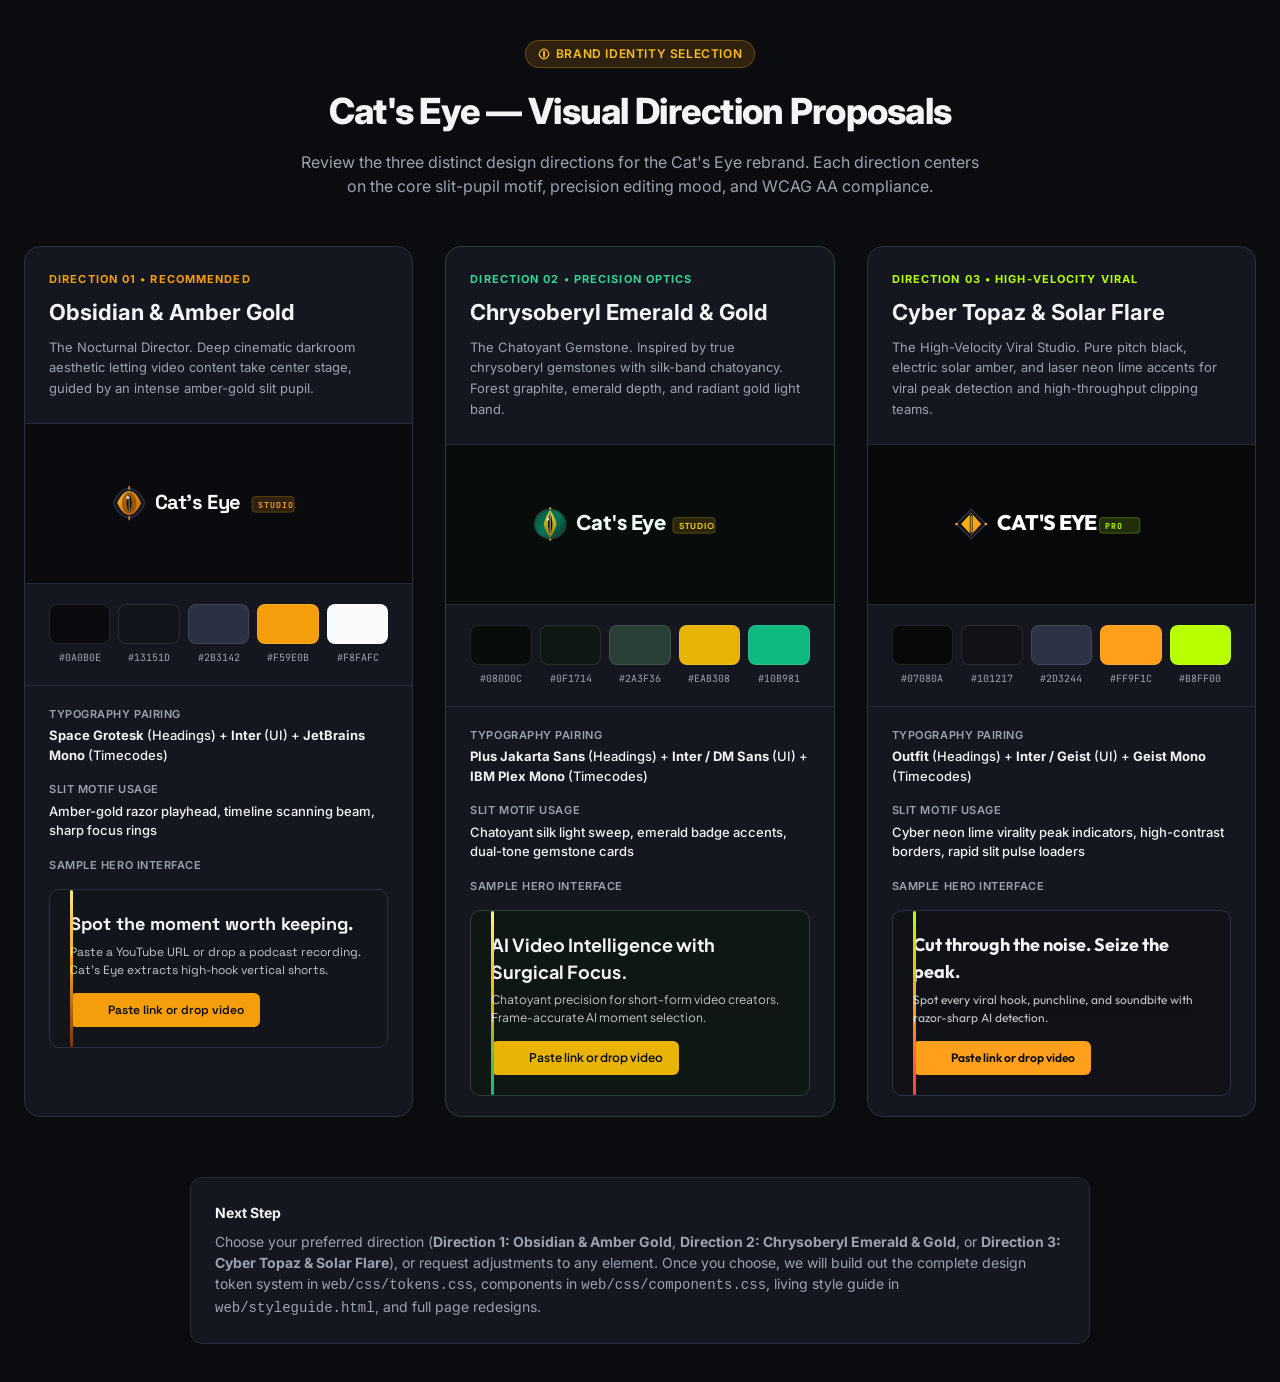
<file: web/brand-directions.html>
<!DOCTYPE html>
<html lang="en">
<head>
  <meta charset="UTF-8">
  <meta name="viewport" content="width=device-width, initial-scale=1.0">
  <title>Cat's Eye - Brand Direction Proposals</title>
  <link rel="preconnect" href="https://fonts.googleapis.com">
  <link rel="preconnect" href="https://fonts.gstatic.com" crossorigin>
  <link href="https://fonts.googleapis.com/css2?family=Inter:wght@400;500;600;700&family=JetBrains+Mono:wght@400;500;700&family=Outfit:wght@500;600;700;800&family=Plus+Jakarta+Sans:wght@500;600;700;800&family=Space+Grotesk:wght@500;600;700&display=swap" rel="stylesheet">
  <style>
    :root {
      --bg: #0b0c10;
      --surface: #14171f;
      --border: #242a38;
      --text-main: #f3f4f6;
      --text-muted: #9ca3af;
      --amber: #f59e0b;
    }
    * { box-sizing: border-box; margin: 0; padding: 0; }
    body {
      background: var(--bg);
      color: var(--text-main);
      font-family: 'Inter', -apple-system, sans-serif;
      padding: 40px 24px;
      line-height: 1.5;
    }
    .header {
      max-width: 1200px;
      margin: 0 auto 48px;
      text-align: center;
    }
    .badge {
      display: inline-flex;
      align-items: center;
      gap: 6px;
      padding: 4px 12px;
      border-radius: 9999px;
      font-size: 12px;
      font-weight: 600;
      text-transform: uppercase;
      letter-spacing: 0.05em;
      background: rgba(245, 158, 11, 0.15);
      color: #fbbf24;
      border: 1px solid rgba(245, 158, 11, 0.3);
      margin-bottom: 16px;
    }
    h1 {
      font-size: 36px;
      font-weight: 800;
      letter-spacing: -0.02em;
      margin-bottom: 12px;
    }
    .subtitle {
      font-size: 16px;
      color: var(--text-muted);
      max-width: 680px;
      margin: 0 auto;
    }
    .grid {
      display: grid;
      grid-template-columns: repeat(auto-fit, minmax(360px, 1fr));
      gap: 32px;
      max-width: 1300px;
      margin: 0 auto 60px;
    }
    .card {
      background: var(--surface);
      border: 1px solid var(--border);
      border-radius: 16px;
      overflow: hidden;
      display: flex;
      flex-direction: column;
      transition: transform 0.2s ease, border-color 0.2s ease;
    }
    .card:hover {
      transform: translateY(-4px);
    }
    .card-header {
      padding: 24px;
      border-bottom: 1px solid var(--border);
    }
    .card-tag {
      font-size: 11px;
      font-weight: 700;
      letter-spacing: 0.1em;
      text-transform: uppercase;
      margin-bottom: 8px;
    }
    .card-title {
      font-size: 22px;
      font-weight: 700;
      margin-bottom: 8px;
    }
    .card-desc {
      font-size: 13px;
      color: var(--text-muted);
      line-height: 1.6;
    }
    .preview-box {
      padding: 28px 24px;
      display: flex;
      align-items: center;
      justify-content: center;
      min-height: 160px;
      border-bottom: 1px solid var(--border);
      position: relative;
    }
    .swatches {
      display: grid;
      grid-template-columns: repeat(5, 1fr);
      gap: 8px;
      padding: 20px 24px;
      border-bottom: 1px solid var(--border);
    }
    .swatch {
      display: flex;
      flex-direction: column;
      align-items: center;
      gap: 6px;
    }
    .swatch-color {
      width: 100%;
      height: 40px;
      border-radius: 8px;
      border: 1px solid rgba(255,255,255,0.1);
    }
    .swatch-hex {
      font-family: 'JetBrains Mono', monospace;
      font-size: 10px;
      color: var(--text-muted);
    }
    .specs-list {
      padding: 20px 24px;
      flex: 1;
      display: flex;
      flex-direction: column;
      gap: 16px;
      font-size: 13px;
    }
    .spec-item {
      display: flex;
      flex-direction: column;
      gap: 4px;
    }
    .spec-label {
      font-size: 11px;
      font-weight: 600;
      text-transform: uppercase;
      letter-spacing: 0.05em;
      color: var(--text-muted);
    }
    .spec-value {
      font-weight: 500;
    }
    .hero-mockup {
      margin-top: 12px;
      border-radius: 10px;
      padding: 20px;
      border: 1px solid rgba(255,255,255,0.08);
      position: relative;
      overflow: hidden;
    }
    .hero-mockup h3 {
      font-size: 18px;
      margin-bottom: 6px;
    }
    .hero-mockup p {
      font-size: 12px;
      opacity: 0.8;
      margin-bottom: 14px;
    }
    .hero-cta {
      display: inline-flex;
      align-items: center;
      gap: 8px;
      padding: 8px 16px;
      border-radius: 6px;
      font-size: 12px;
      font-weight: 600;
      text-decoration: none;
      cursor: pointer;
    }

    /* Slit Pupil Animation */
    @keyframes slitPulse {
      0%, 100% { transform: scaleX(0.2); opacity: 0.8; }
      50% { transform: scaleX(1); opacity: 1; }
    }
    .slit-scanner {
      position: absolute;
      top: 0; bottom: 0;
      width: 3px;
      border-radius: 3px;
      animation: scanSweep 3s infinite ease-in-out;
    }
    @keyframes scanSweep {
      0% { left: 10%; opacity: 0.3; }
      50% { left: 90%; opacity: 1; }
      100% { left: 10%; opacity: 0.3; }
    }

    /* Direction-specific styles */
    /* D1: Obsidian & Amber Gold */
    .d1 { border-color: #2b3142; }
    .d1:hover { border-color: #f59e0b; }
    .d1 .card-tag { color: #f59e0b; }
    .d1 .preview-box { background: #0a0b0e; }
    .d1 .hero-mockup { background: #13151d; border-color: #2b3142; font-family: 'Space Grotesk', sans-serif; }
    .d1 .hero-cta { background: #f59e0b; color: #0a0b0e; }
    .d1 .hero-cta:hover { background: #fbbf24; }

    /* D2: Chrysoberyl Emerald & Gold */
    .d2 { border-color: #2a3f36; }
    .d2:hover { border-color: #eab308; }
    .d2 .card-tag { color: #34d399; }
    .d2 .preview-box { background: #080d0c; }
    .d2 .hero-mockup { background: #0f1714; border-color: #2a3f36; font-family: 'Plus Jakarta Sans', sans-serif; }
    .d2 .hero-cta { background: #eab308; color: #080d0c; }
    .d2 .hero-cta:hover { background: #facc15; }

    /* D3: Cyber Topaz & Solar Flare */
    .d3 { border-color: #2d3244; }
    .d3:hover { border-color: #ff9f1c; }
    .d3 .card-tag { color: #b8ff00; }
    .d3 .preview-box { background: #07080a; }
    .d3 .hero-mockup { background: #101217; border-color: #2d3244; font-family: 'Outfit', sans-serif; }
    .d3 .hero-cta { background: #ff9f1c; color: #07080a; }
    .d3 .hero-cta:hover { background: #ffb74d; }

    .instructions {
      max-width: 900px;
      margin: 0 auto;
      background: var(--surface);
      border: 1px solid var(--border);
      border-radius: 12px;
      padding: 24px;
      font-size: 14px;
      color: var(--text-muted);
    }
    .instructions h4 {
      color: var(--text-main);
      margin-bottom: 8px;
    }
  </style>
</head>
<body>

  <header class="header">
    <div class="badge">
      <svg width="12" height="12" viewBox="0 0 12 12" fill="none"><path d="M6 1C3 1 1 6 1 6C1 6 3 11 6 11C9 11 11 6 11 6C11 6 9 1 6 1Z" stroke="currentColor" stroke-width="1.2"/><ellipse cx="6" cy="6" rx="1" ry="4" fill="currentColor"/></svg>
      Brand Identity Selection
    </div>
    <h1>Cat's Eye — Visual Direction Proposals</h1>
    <p class="subtitle">Review the three distinct design directions for the Cat's Eye rebrand. Each direction centers on the core slit-pupil motif, precision editing mood, and WCAG AA compliance.</p>
  </header>

  <div class="grid">
    <!-- DIRECTION 1 -->
    <div class="card d1">
      <div class="card-header">
        <div class="card-tag">Direction 01 • Recommended</div>
        <h2 class="card-title">Obsidian & Amber Gold</h2>
        <p class="card-desc">The Nocturnal Director. Deep cinematic darkroom aesthetic letting video content take center stage, guided by an intense amber-gold slit pupil.</p>
      </div>
      <div class="preview-box">
        <!-- SVG LOGO SKETCH 1 -->
        <svg viewBox="0 0 240 54" width="220" height="50" fill="none" xmlns="http://www.w3.org/2000/svg">
          <defs>
            <linearGradient id="d1_iris" x1="0" y1="0" x2="36" y2="36" gradientUnits="userSpaceOnUse">
              <stop offset="0%" stop-color="#FDE68A"/>
              <stop offset="40%" stop-color="#F59E0B"/>
              <stop offset="100%" stop-color="#B45309"/>
            </linearGradient>
            <filter id="d1_glow" x="-20%" y="-20%" width="140%" height="140%">
              <feGaussianBlur stdDeviation="2" result="blur"/>
              <feComposite in="SourceGraphic" in2="blur" operator="over"/>
            </filter>
          </defs>
          <!-- Gemstone Almond Eye Contour -->
          <g transform="translate(4, 9)">
            <!-- Outer contour -->
            <path d="M18 2 C7 2 1 18 1 18 C1 18 7 34 18 34 C29 34 35 18 35 18 C35 18 29 2 18 2 Z" fill="#13151D" stroke="#2B3142" stroke-width="1.5"/>
            <!-- Iris glow -->
            <path d="M18 5 C10 5 5 18 5 18 C5 18 10 31 18 31 C26 31 31 18 31 18 C31 18 26 5 18 5 Z" fill="url(#d1_iris)" opacity="0.95"/>
            <!-- Inner depth shadow -->
            <ellipse cx="18" cy="18" rx="8" ry="12" fill="#78350F" opacity="0.6"/>
            <!-- Vertical Slit Pupil -->
            <path d="M18 6 C15.8 12 15.2 18 15.2 18 C15.2 18 15.8 24 18 30 C20.2 24 20.8 18 20.8 18 C20.8 18 20.2 12 18 6 Z" fill="#0A0B0E"/>
            <!-- Center slit aperture line -->
            <line x1="18" y1="7" x2="18" y2="29" stroke="#FEF3C7" stroke-width="0.8" opacity="0.8"/>
            <!-- Optical flare highlight -->
            <circle cx="16.5" cy="12" r="1.5" fill="#FFFFFF" opacity="0.9"/>
            <!-- Precision tick markers (top & bottom) -->
            <line x1="18" y1="0" x2="18" y2="3" stroke="#F59E0B" stroke-width="1.5" stroke-linecap="round"/>
            <line x1="18" y1="33" x2="18" y2="36" stroke="#F59E0B" stroke-width="1.5" stroke-linecap="round"/>
          </g>
          <!-- Wordmark -->
          <text x="50" y="34" font-family="'Space Grotesk', sans-serif" font-size="22" font-weight="700" letter-spacing="-0.5px" fill="#F8FAFC">Cat's Eye</text>
          <rect x="156" y="20" width="46" height="17" rx="3.5" fill="rgba(245,158,11,0.15)" stroke="rgba(245,158,11,0.4)" stroke-width="0.8"/>
          <text x="163" y="32" font-family="'JetBrains Mono', monospace" font-size="9" font-weight="700" letter-spacing="1px" fill="#F59E0B">STUDIO</text>
        </svg>
      </div>
      <div class="swatches">
        <div class="swatch"><div class="swatch-color" style="background: #0A0B0E;"></div><span class="swatch-hex">#0A0B0E</span></div>
        <div class="swatch"><div class="swatch-color" style="background: #13151D;"></div><span class="swatch-hex">#13151D</span></div>
        <div class="swatch"><div class="swatch-color" style="background: #2B3142;"></div><span class="swatch-hex">#2B3142</span></div>
        <div class="swatch"><div class="swatch-color" style="background: #F59E0B;"></div><span class="swatch-hex">#F59E0B</span></div>
        <div class="swatch"><div class="swatch-color" style="background: #F8FAFC;"></div><span class="swatch-hex">#F8FAFC</span></div>
      </div>
      <div class="specs-list">
        <div class="spec-item">
          <span class="spec-label">Typography Pairing</span>
          <span class="spec-value"><strong>Space Grotesk</strong> (Headings) + <strong>Inter</strong> (UI) + <strong>JetBrains Mono</strong> (Timecodes)</span>
        </div>
        <div class="spec-item">
          <span class="spec-label">Slit Motif Usage</span>
          <span class="spec-value">Amber-gold razor playhead, timeline scanning beam, sharp focus rings</span>
        </div>
        <div class="spec-item">
          <span class="spec-label">Sample Hero Interface</span>
          <div class="hero-mockup">
            <div class="slit-scanner" style="background: linear-gradient(180deg, #FDE68A, #F59E0B, #78350F);"></div>
            <h3>Spot the moment worth keeping.</h3>
            <p>Paste a YouTube URL or drop a podcast recording. Cat's Eye extracts high-hook vertical shorts.</p>
            <div class="hero-cta">
              <svg width="14" height="14" viewBox="0 0 14 14" fill="currentColor"><path d="M7 1v12M1 7h12"/></svg>
              <span>Paste link or drop video</span>
            </div>
          </div>
        </div>
      </div>
    </div>

    <!-- DIRECTION 2 -->
    <div class="card d2">
      <div class="card-header">
        <div class="card-tag">Direction 02 • Precision Optics</div>
        <h2 class="card-title">Chrysoberyl Emerald & Gold</h2>
        <p class="card-desc">The Chatoyant Gemstone. Inspired by true chrysoberyl gemstones with silk-band chatoyancy. Forest graphite, emerald depth, and radiant gold light band.</p>
      </div>
      <div class="preview-box">
        <!-- SVG LOGO SKETCH 2 -->
        <svg viewBox="0 0 240 54" width="220" height="50" fill="none" xmlns="http://www.w3.org/2000/svg">
          <defs>
            <linearGradient id="d2_gem" x1="0" y1="0" x2="36" y2="36" gradientUnits="userSpaceOnUse">
              <stop offset="0%" stop-color="#064E3B"/>
              <stop offset="50%" stop-color="#047857"/>
              <stop offset="100%" stop-color="#022C22"/>
            </linearGradient>
            <linearGradient id="d2_silk" x1="0" y1="0" x2="0" y2="36" gradientUnits="userSpaceOnUse">
              <stop offset="0%" stop-color="#FEF08A"/>
              <stop offset="50%" stop-color="#EAB308"/>
              <stop offset="100%" stop-color="#A16207"/>
            </linearGradient>
          </defs>
          <g transform="translate(4, 9)">
            <!-- Cabochon contour -->
            <ellipse cx="18" cy="18" rx="17" ry="16" fill="url(#d2_gem)" stroke="#2A3F36" stroke-width="1.5"/>
            <!-- Chatoyant silk band -->
            <path d="M18 3 C13 9 11 18 11 18 C11 18 13 27 18 33 C23 27 25 18 25 18 C25 18 23 9 18 3 Z" fill="url(#d2_silk)" opacity="0.85"/>
            <!-- Vertical slit aperture -->
            <path d="M18 5 C16 11 15.5 18 15.5 18 C15.5 18 16 25 18 31 C20 25 20.5 18 20.5 18 C20.5 18 20 11 18 5 Z" fill="#080D0C"/>
            <line x1="18" y1="6" x2="18" y2="30" stroke="#FEF9C3" stroke-width="0.8"/>
            <circle cx="15.5" cy="13" r="1.2" fill="#FFFFFF"/>
            <!-- Compass markers -->
            <circle cx="18" cy="1" r="1.2" fill="#EAB308"/>
            <circle cx="18" cy="35" r="1.2" fill="#EAB308"/>
          </g>
          <text x="50" y="34" font-family="'Plus Jakarta Sans', sans-serif" font-size="22" font-weight="800" letter-spacing="-0.4px" fill="#F0FDF4">Cat's Eye</text>
          <rect x="156" y="20" width="46" height="17" rx="3.5" fill="rgba(234,179,8,0.15)" stroke="rgba(234,179,8,0.4)" stroke-width="0.8"/>
          <text x="163" y="32" font-family="'Plus Jakarta Sans', sans-serif" font-size="9" font-weight="700" letter-spacing="1px" fill="#FACC15">STUDIO</text>
        </svg>
      </div>
      <div class="swatches">
        <div class="swatch"><div class="swatch-color" style="background: #080D0C;"></div><span class="swatch-hex">#080D0C</span></div>
        <div class="swatch"><div class="swatch-color" style="background: #0F1714;"></div><span class="swatch-hex">#0F1714</span></div>
        <div class="swatch"><div class="swatch-color" style="background: #2A3F36;"></div><span class="swatch-hex">#2A3F36</span></div>
        <div class="swatch"><div class="swatch-color" style="background: #EAB308;"></div><span class="swatch-hex">#EAB308</span></div>
        <div class="swatch"><div class="swatch-color" style="background: #10B981;"></div><span class="swatch-hex">#10B981</span></div>
      </div>
      <div class="specs-list">
        <div class="spec-item">
          <span class="spec-label">Typography Pairing</span>
          <span class="spec-value"><strong>Plus Jakarta Sans</strong> (Headings) + <strong>Inter / DM Sans</strong> (UI) + <strong>IBM Plex Mono</strong> (Timecodes)</span>
        </div>
        <div class="spec-item">
          <span class="spec-label">Slit Motif Usage</span>
          <span class="spec-value">Chatoyant silk light sweep, emerald badge accents, dual-tone gemstone cards</span>
        </div>
        <div class="spec-item">
          <span class="spec-label">Sample Hero Interface</span>
          <div class="hero-mockup">
            <div class="slit-scanner" style="background: linear-gradient(180deg, #FEF08A, #EAB308, #10B981);"></div>
            <h3>AI Video Intelligence with Surgical Focus.</h3>
            <p>Chatoyant precision for short-form video creators. Frame-accurate AI moment selection.</p>
            <div class="hero-cta">
              <svg width="14" height="14" viewBox="0 0 14 14" fill="currentColor"><path d="M7 1v12M1 7h12"/></svg>
              <span>Paste link or drop video</span>
            </div>
          </div>
        </div>
      </div>
    </div>

    <!-- DIRECTION 3 -->
    <div class="card d3">
      <div class="card-header">
        <div class="card-tag">Direction 03 • High-Velocity Viral</div>
        <h2 class="card-title">Cyber Topaz & Solar Flare</h2>
        <p class="card-desc">The High-Velocity Viral Studio. Pure pitch black, electric solar amber, and laser neon lime accents for viral peak detection and high-throughput clipping teams.</p>
      </div>
      <div class="preview-box">
        <!-- SVG LOGO SKETCH 3 -->
        <svg viewBox="0 0 240 54" width="220" height="50" fill="none" xmlns="http://www.w3.org/2000/svg">
          <defs>
            <linearGradient id="d3_amber" x1="0" y1="0" x2="36" y2="36" gradientUnits="userSpaceOnUse">
              <stop offset="0%" stop-color="#FFD600"/>
              <stop offset="60%" stop-color="#FF9F1C"/>
              <stop offset="100%" stop-color="#E05300"/>
            </linearGradient>
          </defs>
          <g transform="translate(4, 9)">
            <!-- Faceted diamond cut eye -->
            <polygon points="18,2 34,18 18,34 2,18" fill="#101217" stroke="#2D3244" stroke-width="1.5"/>
            <!-- Solar flare iris -->
            <polygon points="18,6 29,18 18,30 7,18" fill="url(#d3_amber)"/>
            <!-- Laser Slit Pupil -->
            <rect x="16.5" y="7" width="3" height="22" rx="1.5" fill="#07080A"/>
            <line x1="18" y1="9" x2="18" y2="27" stroke="#B8FF00" stroke-width="1.2"/>
            <!-- Corner tech notches -->
            <circle cx="2" cy="18" r="1.5" fill="#FF9F1C"/>
            <circle cx="34" cy="18" r="1.5" fill="#FF9F1C"/>
          </g>
          <text x="50" y="34" font-family="'Outfit', sans-serif" font-size="23" font-weight="800" letter-spacing="-0.6px" fill="#FFFFFF">CAT'S EYE</text>
          <rect x="162" y="20" width="44" height="17" rx="3.5" fill="rgba(184,255,0,0.15)" stroke="rgba(184,255,0,0.4)" stroke-width="0.8"/>
          <text x="168" y="32" font-family="'JetBrains Mono', monospace" font-size="9" font-weight="700" letter-spacing="1px" fill="#B8FF00">PRO</text>
        </svg>
      </div>
      <div class="swatches">
        <div class="swatch"><div class="swatch-color" style="background: #07080A;"></div><span class="swatch-hex">#07080A</span></div>
        <div class="swatch"><div class="swatch-color" style="background: #101217;"></div><span class="swatch-hex">#101217</span></div>
        <div class="swatch"><div class="swatch-color" style="background: #2D3244;"></div><span class="swatch-hex">#2D3244</span></div>
        <div class="swatch"><div class="swatch-color" style="background: #FF9F1C;"></div><span class="swatch-hex">#FF9F1C</span></div>
        <div class="swatch"><div class="swatch-color" style="background: #B8FF00;"></div><span class="swatch-hex">#B8FF00</span></div>
      </div>
      <div class="specs-list">
        <div class="spec-item">
          <span class="spec-label">Typography Pairing</span>
          <span class="spec-value"><strong>Outfit</strong> (Headings) + <strong>Inter / Geist</strong> (UI) + <strong>Geist Mono</strong> (Timecodes)</span>
        </div>
        <div class="spec-item">
          <span class="spec-label">Slit Motif Usage</span>
          <span class="spec-value">Cyber neon lime virality peak indicators, high-contrast borders, rapid slit pulse loaders</span>
        </div>
        <div class="spec-item">
          <span class="spec-label">Sample Hero Interface</span>
          <div class="hero-mockup">
            <div class="slit-scanner" style="background: linear-gradient(180deg, #B8FF00, #FF9F1C, #FF3E3E);"></div>
            <h3>Cut through the noise. Seize the peak.</h3>
            <p>Spot every viral hook, punchline, and soundbite with razor-sharp AI detection.</p>
            <div class="hero-cta">
              <svg width="14" height="14" viewBox="0 0 14 14" fill="currentColor"><path d="M7 1v12M1 7h12"/></svg>
              <span>Paste link or drop video</span>
            </div>
          </div>
        </div>
      </div>
    </div>
  </div>

  <div class="instructions">
    <h4>Next Step</h4>
    <p>Choose your preferred direction (<strong>Direction 1: Obsidian & Amber Gold</strong>, <strong>Direction 2: Chrysoberyl Emerald & Gold</strong>, or <strong>Direction 3: Cyber Topaz & Solar Flare</strong>), or request adjustments to any element. Once you choose, we will build out the complete design token system in <code>web/css/tokens.css</code>, components in <code>web/css/components.css</code>, living style guide in <code>web/styleguide.html</code>, and full page redesigns.</p>
  </div>

</body>
</html>
</file>
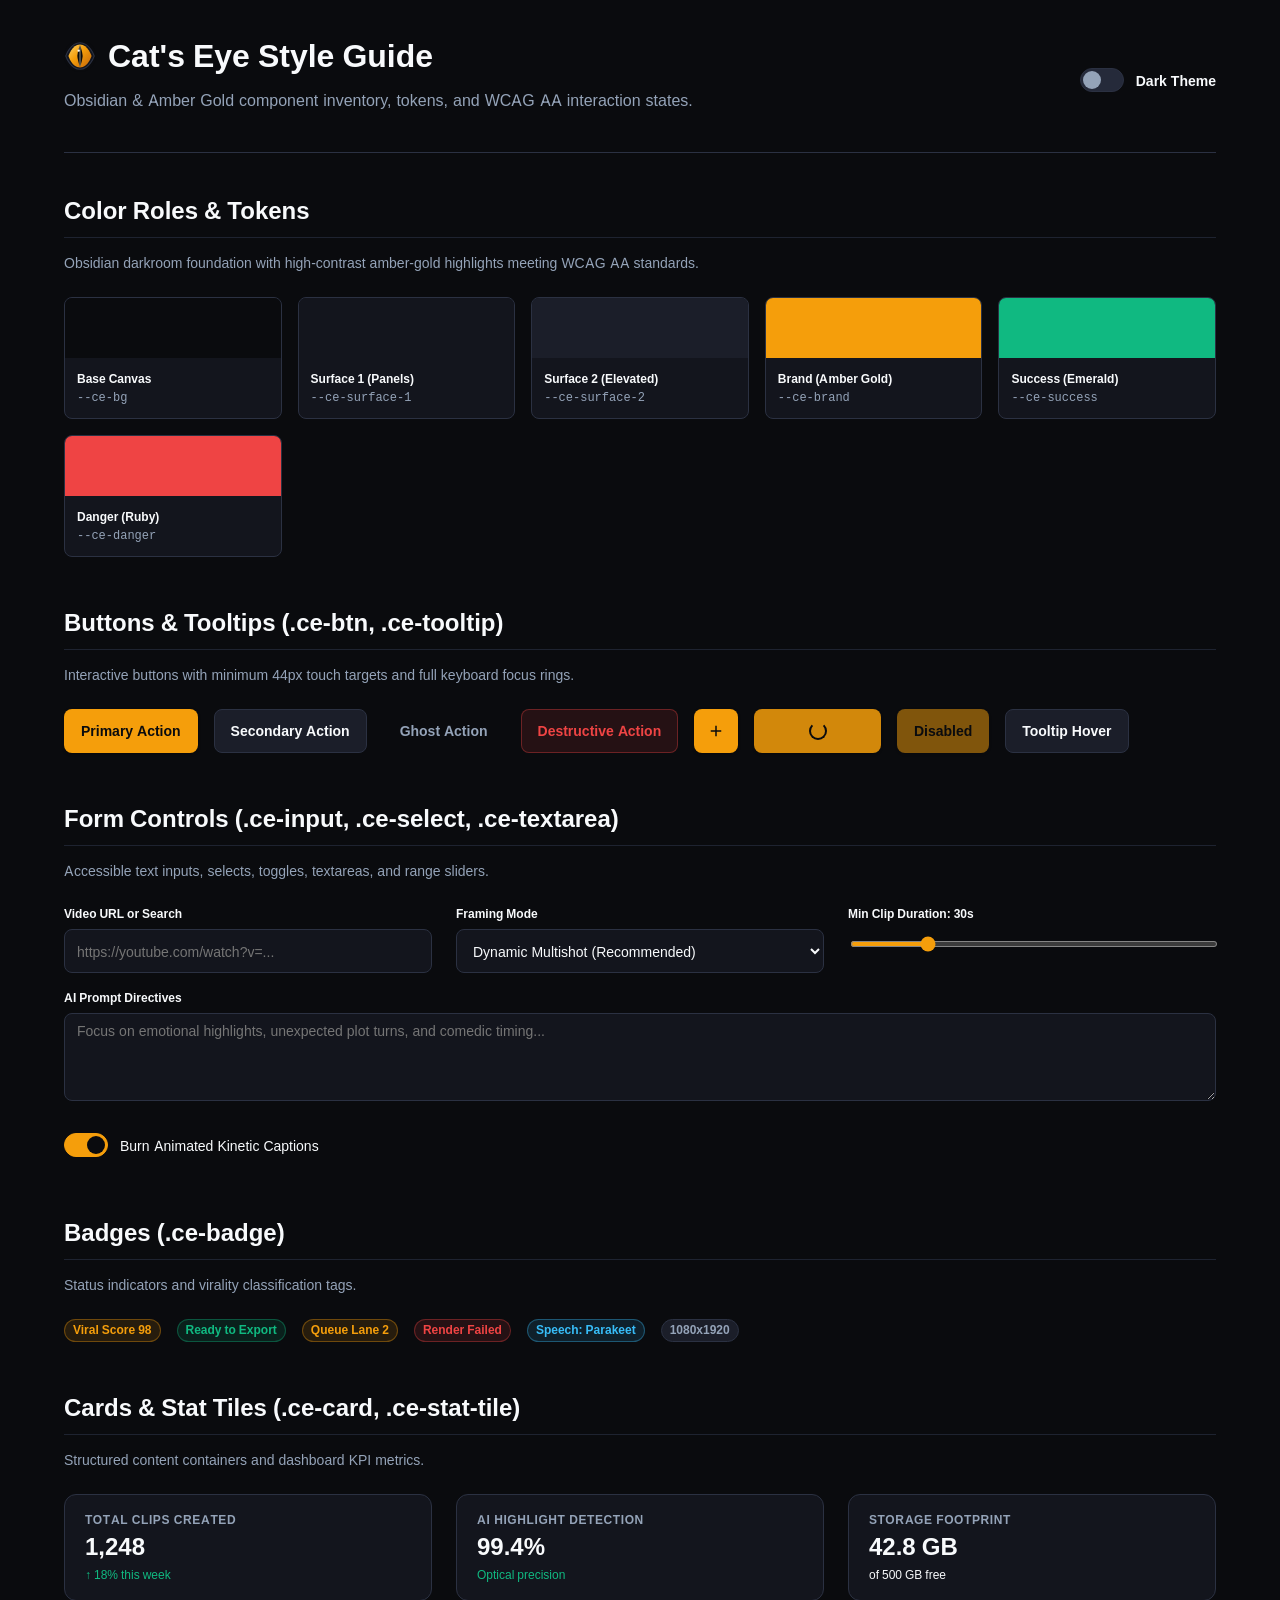
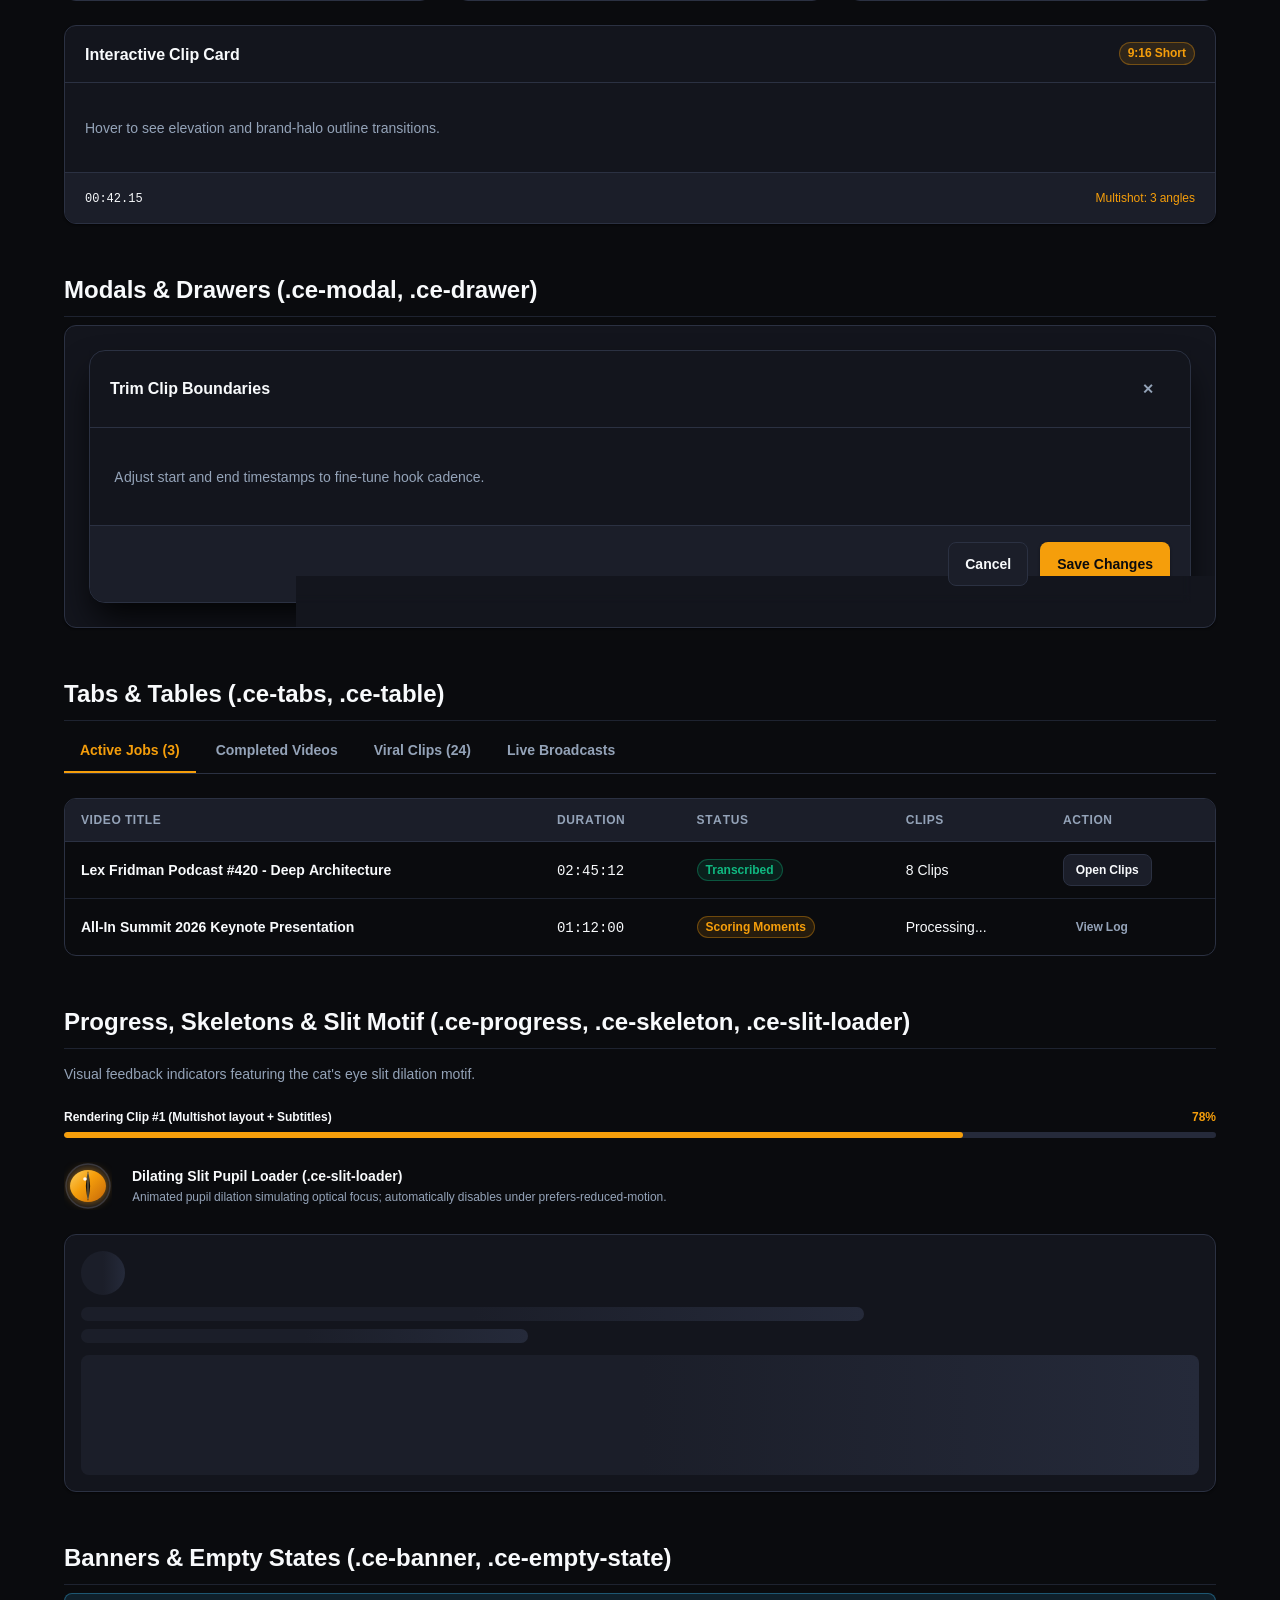
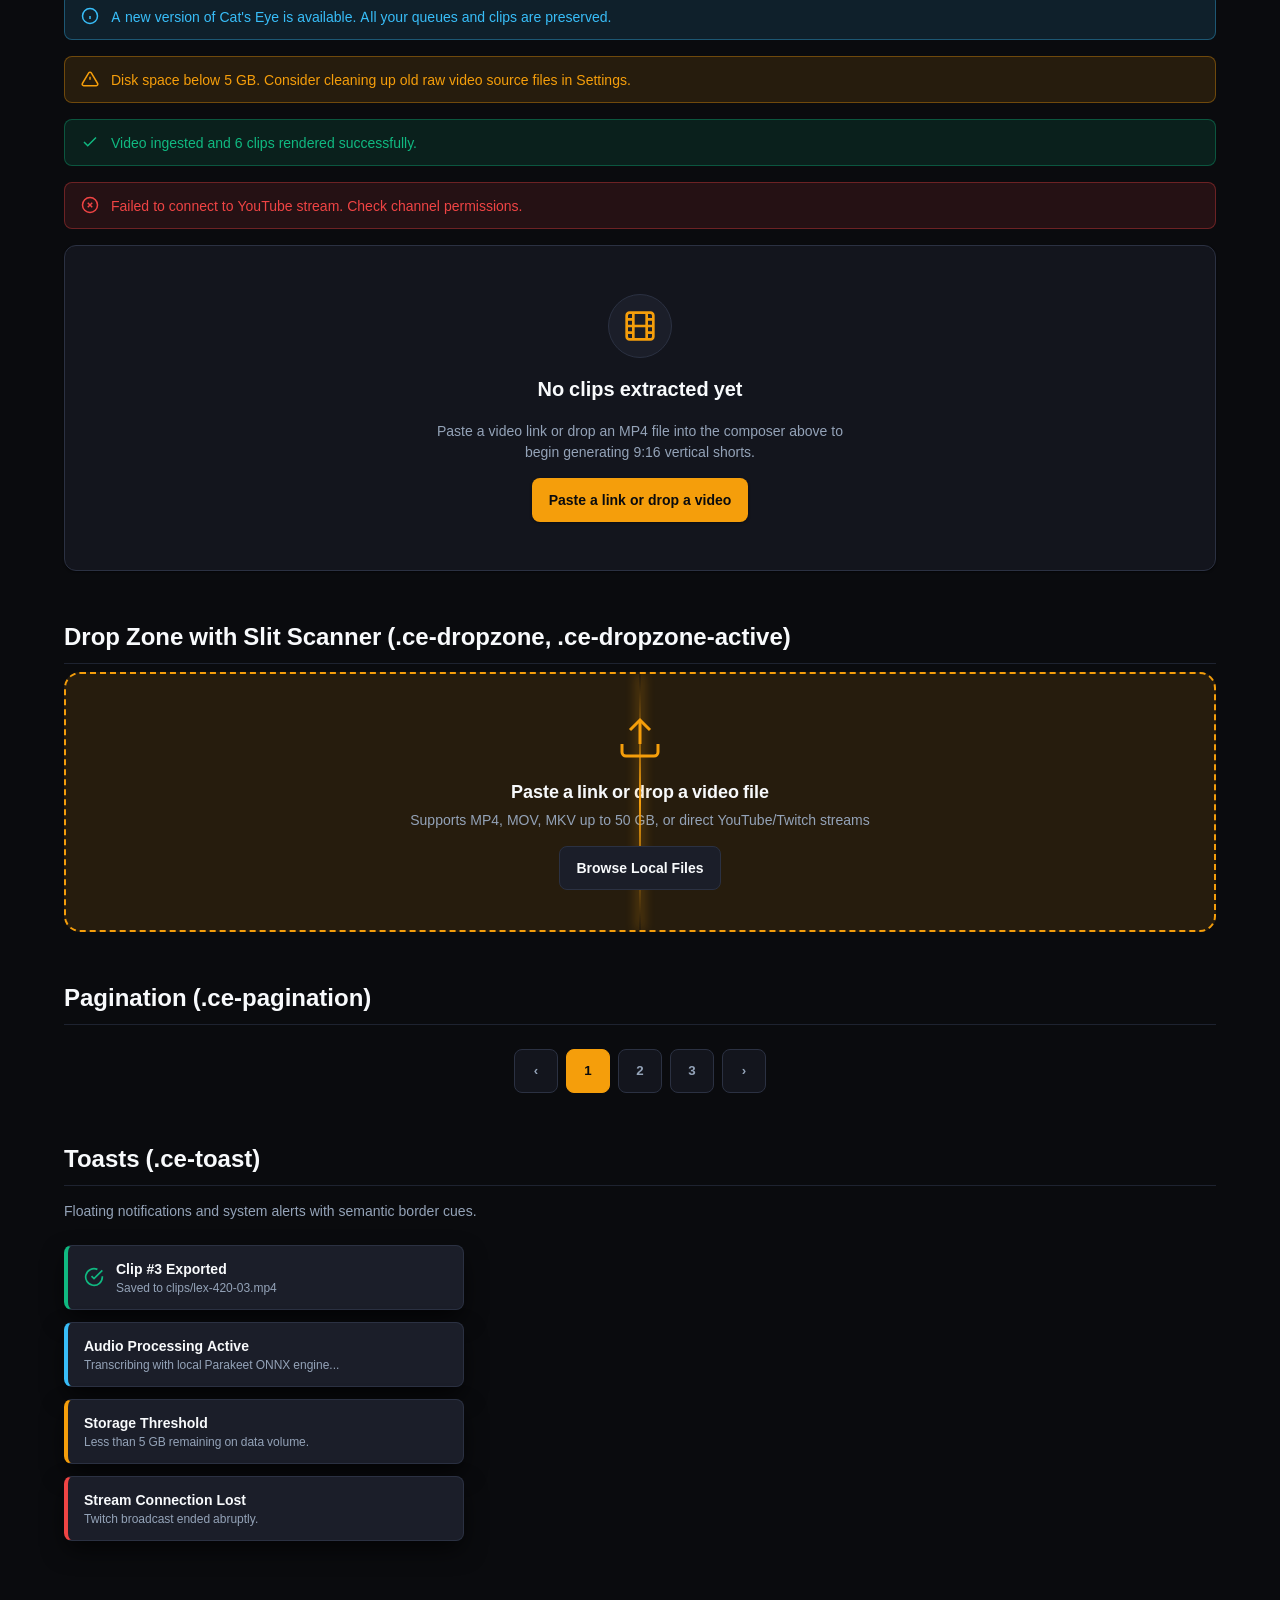
<file: web/styleguide.html>
<!DOCTYPE html>
<html lang="en" data-theme="dark">
<head>
  <meta charset="UTF-8">
  <meta name="viewport" content="width=device-width, initial-scale=1.0">
  <title>Cat's Eye — Design System Style Guide</title>
  <link rel="icon" type="image/svg+xml" href="brand/favicon.svg">
  <link rel="stylesheet" href="css/tokens.css">
  <link rel="stylesheet" href="css/components.css">
  <style>
    .sg-layout {
      max-width: 1200px;
      margin: 0 auto;
      padding: var(--ce-space-8) var(--ce-space-6) var(--ce-space-16);
    }
    .sg-header {
      display: flex;
      align-items: center;
      justify-content: space-between;
      border-bottom: 1px solid var(--ce-border);
      padding-bottom: var(--ce-space-6);
      margin-bottom: var(--ce-space-10);
      flex-wrap: wrap;
      gap: var(--ce-space-4);
    }
    .sg-title {
      font-family: var(--ce-font-display);
      font-size: var(--ce-font-3xl);
      font-weight: 700;
      color: var(--ce-text-primary);
      margin: 0;
    }
    .sg-subtitle {
      color: var(--ce-text-secondary);
      font-size: var(--ce-font-base);
      margin-top: var(--ce-space-1);
    }
    .sg-section {
      margin-bottom: var(--ce-space-12);
    }
    .sg-section-title {
      font-family: var(--ce-font-display);
      font-size: var(--ce-font-2xl);
      font-weight: 700;
      color: var(--ce-text-primary);
      margin-bottom: var(--ce-space-2);
      border-bottom: 1px solid var(--ce-border-subtle);
      padding-bottom: var(--ce-space-2);
    }
    .sg-section-desc {
      color: var(--ce-text-secondary);
      font-size: var(--ce-font-sm);
      margin-bottom: var(--ce-space-6);
    }
    .sg-row {
      display: flex;
      flex-wrap: wrap;
      gap: var(--ce-space-4);
      align-items: center;
      margin-bottom: var(--ce-space-4);
    }
    .sg-grid-3 {
      display: grid;
      grid-template-columns: repeat(auto-fit, minmax(300px, 1fr));
      gap: var(--ce-space-6);
    }
    .sg-swatches {
      display: grid;
      grid-template-columns: repeat(auto-fill, minmax(180px, 1fr));
      gap: var(--ce-space-4);
    }
    .sg-swatch {
      background-color: var(--ce-surface-1);
      border: 1px solid var(--ce-border);
      border-radius: var(--ce-radius-md);
      overflow: hidden;
    }
    .sg-swatch-color {
      height: 60px;
      width: 100%;
    }
    .sg-swatch-meta {
      padding: var(--ce-space-3);
    }
    .sg-swatch-name {
      font-weight: 600;
      font-size: var(--ce-font-xs);
    }
    .sg-swatch-val {
      font-family: var(--ce-font-mono);
      font-size: var(--ce-font-xs);
      color: var(--ce-text-secondary);
    }
  </style>
</head>
<body>

  <div class="sg-layout">
    <!-- Header with Theme Switcher -->
    <header class="sg-header">
      <div>
        <div style="display: flex; align-items: center; gap: 12px; margin-bottom: 8px;">
          <img src="brand/favicon.svg" alt="" width="32" height="32">
          <h1 class="sg-title">Cat's Eye Style Guide</h1>
        </div>
        <p class="sg-subtitle">Obsidian & Amber Gold component inventory, tokens, and WCAG AA interaction states.</p>
      </div>
      <div style="display: flex; align-items: center; gap: 16px;">
        <label class="ce-toggle">
          <input type="checkbox" id="theme-toggle">
          <span class="ce-toggle-slider"></span>
          <span id="theme-label" style="font-size: var(--ce-font-sm); font-weight: 600;">Dark Theme</span>
        </label>
      </div>
    </header>

    <!-- Color Tokens -->
    <section class="sg-section">
      <h2 class="sg-section-title">Color Roles & Tokens</h2>
      <p class="sg-section-desc">Obsidian darkroom foundation with high-contrast amber-gold highlights meeting WCAG AA standards.</p>
      <div class="sg-swatches">
        <div class="sg-swatch">
          <div class="sg-swatch-color" style="background-color: var(--ce-bg);"></div>
          <div class="sg-swatch-meta">
            <div class="sg-swatch-name">Base Canvas</div>
            <div class="sg-swatch-val">--ce-bg</div>
          </div>
        </div>
        <div class="sg-swatch">
          <div class="sg-swatch-color" style="background-color: var(--ce-surface-1);"></div>
          <div class="sg-swatch-meta">
            <div class="sg-swatch-name">Surface 1 (Panels)</div>
            <div class="sg-swatch-val">--ce-surface-1</div>
          </div>
        </div>
        <div class="sg-swatch">
          <div class="sg-swatch-color" style="background-color: var(--ce-surface-2);"></div>
          <div class="sg-swatch-meta">
            <div class="sg-swatch-name">Surface 2 (Elevated)</div>
            <div class="sg-swatch-val">--ce-surface-2</div>
          </div>
        </div>
        <div class="sg-swatch">
          <div class="sg-swatch-color" style="background-color: var(--ce-brand);"></div>
          <div class="sg-swatch-meta">
            <div class="sg-swatch-name">Brand (Amber Gold)</div>
            <div class="sg-swatch-val">--ce-brand</div>
          </div>
        </div>
        <div class="sg-swatch">
          <div class="sg-swatch-color" style="background-color: var(--ce-success);"></div>
          <div class="sg-swatch-meta">
            <div class="sg-swatch-name">Success (Emerald)</div>
            <div class="sg-swatch-val">--ce-success</div>
          </div>
        </div>
        <div class="sg-swatch">
          <div class="sg-swatch-color" style="background-color: var(--ce-danger);"></div>
          <div class="sg-swatch-meta">
            <div class="sg-swatch-name">Danger (Ruby)</div>
            <div class="sg-swatch-val">--ce-danger</div>
          </div>
        </div>
      </div>
    </section>

    <!-- Buttons & Tooltips -->
    <section class="sg-section">
      <h2 class="sg-section-title">Buttons & Tooltips (.ce-btn, .ce-tooltip)</h2>
      <p class="sg-section-desc">Interactive buttons with minimum 44px touch targets and full keyboard focus rings.</p>
      <div class="sg-row">
        <button class="ce-btn ce-btn-primary">Primary Action</button>
        <button class="ce-btn ce-btn-secondary">Secondary Action</button>
        <button class="ce-btn ce-btn-ghost">Ghost Action</button>
        <button class="ce-btn ce-btn-danger">Destructive Action</button>
        <button class="ce-btn ce-btn-primary ce-btn-icon" aria-label="Add item">
          <svg width="18" height="18" viewBox="0 0 24 24" fill="none" stroke="currentColor" stroke-width="2"><line x1="12" y1="5" x2="12" y2="19"></line><line x1="5" y1="12" x2="19" y2="12"></line></svg>
        </button>
        <button class="ce-btn ce-btn-primary ce-btn-loading" disabled>Loading State</button>
        <button class="ce-btn ce-btn-primary" disabled>Disabled</button>
        <button class="ce-btn ce-btn-secondary ce-tooltip" data-tooltip="Frame-accurate optical trimming">Tooltip Hover</button>
      </div>
    </section>

    <!-- Form Controls -->
    <section class="sg-section">
      <h2 class="sg-section-title">Form Controls (.ce-input, .ce-select, .ce-textarea)</h2>
      <p class="sg-section-desc">Accessible text inputs, selects, toggles, textareas, and range sliders.</p>
      <div class="sg-grid-3">
        <div>
          <label style="display: block; font-size: var(--ce-font-xs); font-weight: 600; margin-bottom: 6px;">Video URL or Search</label>
          <input type="text" class="ce-input" placeholder="https://youtube.com/watch?v=..." value="">
        </div>
        <div>
          <label style="display: block; font-size: var(--ce-font-xs); font-weight: 600; margin-bottom: 6px;">Framing Mode</label>
          <select class="ce-select">
            <option>Dynamic Multishot (Recommended)</option>
            <option>Face Tracking Zoom</option>
            <option>Blurred Background</option>
            <option>Center Crop</option>
          </select>
        </div>
        <div>
          <label style="display: block; font-size: var(--ce-font-xs); font-weight: 600; margin-bottom: 6px;">Min Clip Duration: <span id="range-val">30s</span></label>
          <input type="range" class="ce-range" min="15" max="90" value="30" oninput="document.getElementById('range-val').innerText = this.value + 's'">
        </div>
      </div>
      <div style="margin-top: var(--ce-space-4);">
        <label style="display: block; font-size: var(--ce-font-xs); font-weight: 600; margin-bottom: 6px;">AI Prompt Directives</label>
        <textarea class="ce-textarea" placeholder="Focus on emotional highlights, unexpected plot turns, and comedic timing..."></textarea>
      </div>
      <div style="margin-top: var(--ce-space-4);">
        <label class="ce-toggle">
          <input type="checkbox" checked>
          <span class="ce-toggle-slider"></span>
          <span style="font-size: var(--ce-font-sm);">Burn Animated Kinetic Captions</span>
        </label>
      </div>
    </section>

    <!-- Badges -->
    <section class="sg-section">
      <h2 class="sg-section-title">Badges (.ce-badge)</h2>
      <p class="sg-section-desc">Status indicators and virality classification tags.</p>
      <div class="sg-row">
        <span class="ce-badge ce-badge-brand">Viral Score 98</span>
        <span class="ce-badge ce-badge-success">Ready to Export</span>
        <span class="ce-badge ce-badge-warning">Queue Lane 2</span>
        <span class="ce-badge ce-badge-danger">Render Failed</span>
        <span class="ce-badge ce-badge-info">Speech: Parakeet</span>
        <span class="ce-badge ce-badge-muted">1080x1920</span>
      </div>
    </section>

    <!-- Cards & Stat Tiles -->
    <section class="sg-section">
      <h2 class="sg-section-title">Cards & Stat Tiles (.ce-card, .ce-stat-tile)</h2>
      <p class="sg-section-desc">Structured content containers and dashboard KPI metrics.</p>
      <div class="sg-grid-3">
        <div class="ce-stat-tile">
          <div class="ce-stat-label">Total Clips Created</div>
          <div class="ce-stat-val">1,248</div>
          <div class="ce-stat-change positive">↑ 18% this week</div>
        </div>
        <div class="ce-stat-tile">
          <div class="ce-stat-label">AI Highlight Detection</div>
          <div class="ce-stat-val">99.4%</div>
          <div class="ce-stat-change positive">Optical precision</div>
        </div>
        <div class="ce-stat-tile">
          <div class="ce-stat-label">Storage Footprint</div>
          <div class="ce-stat-val">42.8 GB</div>
          <div class="ce-stat-change">of 500 GB free</div>
        </div>
      </div>

      <div class="sg-grid-3" style="margin-top: var(--ce-space-6);">
        <div class="ce-card ce-card-interactive">
          <div class="ce-card-header">
            <span style="font-weight: 600;">Interactive Clip Card</span>
            <span class="ce-badge ce-badge-brand">9:16 Short</span>
          </div>
          <div class="ce-card-body">
            <p style="color: var(--ce-text-secondary); font-size: var(--ce-font-sm);">Hover to see elevation and brand-halo outline transitions.</p>
          </div>
          <div class="ce-card-footer" style="display: flex; justify-content: space-between;">
            <span style="font-family: var(--ce-font-mono); font-size: var(--ce-font-xs);">00:42.15</span>
            <span style="font-size: var(--ce-font-xs); color: var(--ce-brand);">Multishot: 3 angles</span>
          </div>
        </div>
      </div>
    </section>

    <!-- Modals & Drawers (.ce-modal, .ce-drawer) -->
    <section class="sg-section">
      <h2 class="sg-section-title">Modals & Drawers (.ce-modal, .ce-drawer)</h2>
      <div class="ce-card" style="padding: var(--ce-space-6);">
        <div class="ce-modal-backdrop" style="position: relative; z-index: 1; background: transparent; padding: 0;">
          <div class="ce-modal ce-drawer" style="max-width: 100%; border: 1px solid var(--ce-border);">
            <div class="ce-modal-header">
              <span style="font-weight: 700; font-family: var(--ce-font-display);">Trim Clip Boundaries</span>
              <button class="ce-btn ce-btn-ghost ce-btn-icon" aria-label="Close modal">✕</button>
            </div>
            <div class="ce-modal-body">
              <p style="color: var(--ce-text-secondary); font-size: var(--ce-font-sm);">Adjust start and end timestamps to fine-tune hook cadence.</p>
            </div>
            <div class="ce-modal-footer">
              <button class="ce-btn ce-btn-secondary">Cancel</button>
              <button class="ce-btn ce-btn-primary">Save Changes</button>
            </div>
          </div>
        </div>
      </div>
    </section>

    <!-- Tabs & Tables -->
    <section class="sg-section">
      <h2 class="sg-section-title">Tabs & Tables (.ce-tabs, .ce-table)</h2>
      <div class="ce-tabs" style="margin-bottom: var(--ce-space-6);">
        <button class="ce-tab ce-tab-active">Active Jobs (3)</button>
        <button class="ce-tab">Completed Videos</button>
        <button class="ce-tab">Viral Clips (24)</button>
        <button class="ce-tab">Live Broadcasts</button>
      </div>

      <div class="ce-table-container">
        <table class="ce-table">
          <thead>
            <tr>
              <th class="ce-th">Video Title</th>
              <th class="ce-th">Duration</th>
              <th class="ce-th">Status</th>
              <th class="ce-th">Clips</th>
              <th class="ce-th">Action</th>
            </tr>
          </thead>
          <tbody>
            <tr>
              <td class="ce-td" style="font-weight: 600;">Lex Fridman Podcast #420 - Deep Architecture</td>
              <td class="ce-td"><span style="font-family: var(--ce-font-mono);">02:45:12</span></td>
              <td class="ce-td"><span class="ce-badge ce-badge-success">Transcribed</span></td>
              <td class="ce-td">8 Clips</td>
              <td class="ce-td"><button class="ce-btn ce-btn-secondary" style="min-height: 32px; padding: 4px 12px; font-size: 12px;">Open Clips</button></td>
            </tr>
            <tr>
              <td class="ce-td" style="font-weight: 600;">All-In Summit 2026 Keynote Presentation</td>
              <td class="ce-td"><span style="font-family: var(--ce-font-mono);">01:12:00</span></td>
              <td class="ce-td"><span class="ce-badge ce-badge-brand">Scoring Moments</span></td>
              <td class="ce-td">Processing...</td>
              <td class="ce-td"><button class="ce-btn ce-btn-ghost" style="min-height: 32px; padding: 4px 12px; font-size: 12px;">View Log</button></td>
            </tr>
          </tbody>
        </table>
      </div>
    </section>

    <!-- Progress Bars, Skeletons & Slit Motif -->
    <section class="sg-section">
      <h2 class="sg-section-title">Progress, Skeletons & Slit Motif (.ce-progress, .ce-skeleton, .ce-slit-loader)</h2>
      <p class="sg-section-desc">Visual feedback indicators featuring the cat's eye slit dilation motif.</p>

      <div style="margin-bottom: var(--ce-space-6);">
        <label style="display: flex; justify-content: space-between; font-size: var(--ce-font-xs); font-weight: 600; margin-bottom: 6px;">
          <span>Rendering Clip #1 (Multishot layout + Subtitles)</span>
          <span style="color: var(--ce-brand);">78%</span>
        </label>
        <div class="ce-progress">
          <div class="ce-progress-bar" style="width: 78%;"></div>
        </div>
      </div>

      <div style="display: flex; align-items: center; gap: 20px; margin-bottom: var(--ce-space-6);">
        <div class="ce-slit-loader" style="width: 48px; height: 48px; flex-shrink: 0;">
          <img src="brand/loader.svg" alt="Slit loader" width="48" height="48" style="display: block;">
        </div>
        <div>
          <div style="font-weight: 600; font-size: var(--ce-font-sm);">Dilating Slit Pupil Loader (.ce-slit-loader)</div>
          <div style="font-size: var(--ce-font-xs); color: var(--ce-text-secondary); margin-top: 2px;">Animated pupil dilation simulating optical focus; automatically disables under prefers-reduced-motion.</div>
        </div>
      </div>

      <div class="sg-grid-3">
        <div class="ce-card" style="padding: var(--ce-space-4);">
          <div class="ce-skeleton ce-skeleton-circle" style="margin-bottom: 12px;"></div>
          <div class="ce-skeleton ce-skeleton-text" style="width: 70%;"></div>
          <div class="ce-skeleton ce-skeleton-text" style="width: 40%;"></div>
          <div class="ce-skeleton ce-skeleton-rect" style="margin-top: 12px;"></div>
        </div>
      </div>
    </section>

    <!-- Banners & Empty States -->
    <section class="sg-section">
      <h2 class="sg-section-title">Banners & Empty States (.ce-banner, .ce-empty-state)</h2>
      <div class="ce-banner ce-banner-info">
        <svg width="18" height="18" viewBox="0 0 24 24" fill="none" stroke="currentColor" stroke-width="2"><circle cx="12" cy="12" r="10"></circle><line x1="12" y1="16" x2="12" y2="12"></line><line x1="12" y1="8" x2="12.01" y2="8"></line></svg>
        <span>A new version of Cat's Eye is available. All your queues and clips are preserved.</span>
      </div>
      <div class="ce-banner ce-banner-warning">
        <svg width="18" height="18" viewBox="0 0 24 24" fill="none" stroke="currentColor" stroke-width="2"><path d="M10.29 3.86L1.82 18a2 2 0 0 0 1.71 3h16.94a2 2 0 0 0 1.71-3L13.71 3.86a2 2 0 0 0-3.42 0z"></path><line x1="12" y1="9" x2="12" y2="13"></line><line x1="12" y1="17" x2="12.01" y2="17"></line></svg>
        <span>Disk space below 5 GB. Consider cleaning up old raw video source files in Settings.</span>
      </div>
      <div class="ce-banner ce-banner-success">
        <svg width="18" height="18" viewBox="0 0 24 24" fill="none" stroke="currentColor" stroke-width="2"><polyline points="20 6 9 17 4 12"></polyline></svg>
        <span>Video ingested and 6 clips rendered successfully.</span>
      </div>
      <div class="ce-banner ce-banner-error">
        <svg width="18" height="18" viewBox="0 0 24 24" fill="none" stroke="currentColor" stroke-width="2"><circle cx="12" cy="12" r="10"></circle><line x1="15" y1="9" x2="9" y2="15"></line><line x1="9" y1="9" x2="15" y2="15"></line></svg>
        <span>Failed to connect to YouTube stream. Check channel permissions.</span>
      </div>

      <div class="ce-card">
        <div class="ce-empty-state">
          <div class="ce-empty-icon">
            <svg width="32" height="32" viewBox="0 0 24 24" fill="none" stroke="currentColor" stroke-width="2"><rect x="2" y="2" width="20" height="20" rx="2.18" ry="2.18"></rect><line x1="7" y1="2" x2="7" y2="22"></line><line x1="17" y1="2" x2="17" y2="22"></line><line x1="2" y1="12" x2="22" y2="12"></line><line x1="2" y1="7" x2="7" y2="7"></line><line x1="2" y1="17" x2="7" y2="17"></line><line x1="17" y1="17" x2="22" y2="17"></line><line x1="17" y1="7" x2="22" y2="7"></line></svg>
          </div>
          <h3 class="ce-empty-title">No clips extracted yet</h3>
          <p class="ce-empty-desc">Paste a video link or drop an MP4 file into the composer above to begin generating 9:16 vertical shorts.</p>
          <button class="ce-btn ce-btn-primary">Paste a link or drop a video</button>
        </div>
      </div>
    </section>

    <!-- File Drop Zone with Slit Scanner (.ce-dropzone, .ce-dropzone-active) -->
    <section class="sg-section">
      <h2 class="sg-section-title">Drop Zone with Slit Scanner (.ce-dropzone, .ce-dropzone-active)</h2>
      <div class="ce-dropzone ce-dropzone-active" tabindex="0" role="button" aria-label="Drop video files here or click to browse">
        <div class="ce-dropzone-slit-scanner"></div>
        <div class="ce-dropzone-icon">
          <svg width="48" height="48" viewBox="0 0 24 24" fill="none" stroke="currentColor" stroke-width="1.5"><path d="M21 15v4a2 2 0 0 1-2 2H5a2 2 0 0 1-2-2v-4"></path><polyline points="17 8 12 3 7 8"></polyline><line x1="12" y1="3" x2="12" y2="15"></line></svg>
        </div>
        <div>
          <div style="font-weight: 700; font-size: var(--ce-font-lg);">Paste a link or drop a video file</div>
          <div style="color: var(--ce-text-secondary); font-size: var(--ce-font-sm); margin-top: 4px;">Supports MP4, MOV, MKV up to 50 GB, or direct YouTube/Twitch streams</div>
        </div>
        <button class="ce-btn ce-btn-secondary">Browse Local Files</button>
      </div>
    </section>

    <!-- Pagination (.ce-pagination) -->
    <section class="sg-section">
      <h2 class="sg-section-title">Pagination (.ce-pagination)</h2>
      <nav class="ce-pagination" aria-label="Pagination">
        <button class="ce-page-btn" aria-label="Previous page">‹</button>
        <button class="ce-page-btn ce-page-active">1</button>
        <button class="ce-page-btn">2</button>
        <button class="ce-page-btn">3</button>
        <button class="ce-page-btn" aria-label="Next page">›</button>
      </nav>
    </section>

    <!-- Toasts (.ce-toast, .ce-toast-info, .ce-toast-success, .ce-toast-warning, .ce-toast-error) -->
    <section class="sg-section">
      <h2 class="sg-section-title">Toasts (.ce-toast)</h2>
      <p class="sg-section-desc">Floating notifications and system alerts with semantic border cues.</p>
      <div style="display: flex; flex-direction: column; gap: var(--ce-space-3); max-width: 440px;">
        <div class="ce-toast ce-toast-success">
          <svg width="20" height="20" viewBox="0 0 24 24" fill="none" stroke="var(--ce-success)" stroke-width="2"><path d="M22 11.08V12a10 10 0 1 1-5.93-9.14"></path><polyline points="22 4 12 14.01 9 11.01"></polyline></svg>
          <div>
            <div style="font-weight: 600;">Clip #3 Exported</div>
            <div style="font-size: var(--ce-font-xs); color: var(--ce-text-secondary);">Saved to clips/lex-420-03.mp4</div>
          </div>
        </div>
        <div class="ce-toast ce-toast-info">
          <div>
            <div style="font-weight: 600;">Audio Processing Active</div>
            <div style="font-size: var(--ce-font-xs); color: var(--ce-text-secondary);">Transcribing with local Parakeet ONNX engine...</div>
          </div>
        </div>
        <div class="ce-toast ce-toast-warning">
          <div>
            <div style="font-weight: 600;">Storage Threshold</div>
            <div style="font-size: var(--ce-font-xs); color: var(--ce-text-secondary);">Less than 5 GB remaining on data volume.</div>
          </div>
        </div>
        <div class="ce-toast ce-toast-error">
          <div>
            <div style="font-weight: 600;">Stream Connection Lost</div>
            <div style="font-size: var(--ce-font-xs); color: var(--ce-text-secondary);">Twitch broadcast ended abruptly.</div>
          </div>
        </div>
      </div>
    </section>

    <!-- Dynamic Toast Container Anchor -->
    <div class="ce-toast-container" aria-live="polite"></div>
  </div>

  <script>
    // Theme Switcher with localStorage persistence
    const themeToggle = document.getElementById('theme-toggle');
    const themeLabel = document.getElementById('theme-label');

    function applyTheme(theme) {
      document.documentElement.setAttribute('data-theme', theme);
      if (theme === 'light') {
        themeToggle.checked = true;
        themeLabel.textContent = 'Light Theme';
      } else {
        themeToggle.checked = false;
        themeLabel.textContent = 'Dark Theme';
      }
      try {
        localStorage.setItem('cats_eye_theme', theme);
      } catch (e) {}
    }

    let savedTheme = 'dark';
    try {
      savedTheme = localStorage.getItem('cats_eye_theme') || 'dark';
    } catch (e) {}
    applyTheme(savedTheme);

    themeToggle.addEventListener('change', (e) => {
      applyTheme(e.target.checked ? 'light' : 'dark');
    });
  </script>
</body>
</html>
</file>
<file: web/css/tokens.css>
/* ==========================================================================
   Cat's Eye - Design Tokens (web/css/tokens.css)
   Brand Theme: Obsidian & Amber Gold
   ========================================================================== */

@import url('./fonts.css');

:root,
[data-theme="dark"] {
  /* Color Palette - Obsidian & Amber Gold (Dark Theme - Default) */
  --ce-bg: #0A0B0E;
  --ce-surface-1: #13151D;
  --ce-surface-2: #1B1E29;
  --ce-surface-3: #252A3A;
  --ce-surface-hover: #1E222E;
  --ce-surface-active: #282E3E;

  --ce-border: #2B3142;
  --ce-border-subtle: #1E2330;
  --ce-border-strong: #3F475E;

  --ce-text-primary: #F8FAFC;       /* 15.8:1 contrast on #0A0B0E - WCAG AAA */
  --ce-text-secondary: #94A3B8;     /* 7.2:1 contrast on #0A0B0E - WCAG AAA */
  --ce-text-disabled: #475569;      /* 3.1:1 contrast */
  --ce-text-inverse: #0A0B0E;

  /* Brand Colors - Amber Gold Iris */
  --ce-brand: #F59E0B;              /* 8.4:1 contrast on #0A0B0E - WCAG AAA */
  --ce-brand-hover: #FBBF24;
  --ce-brand-active: #D97706;
  --ce-brand-subtle: rgba(245, 158, 11, 0.12);
  --ce-brand-border: rgba(245, 158, 11, 0.35);

  /* Slit Pupil & Accent */
  --ce-accent: #FCD34D;
  --ce-accent-hover: #FDE68A;
  --ce-slit-core: #0A0B0E;
  --ce-slit-ray: #FEF3C7;
  --ce-slit-glow: rgba(245, 158, 11, 0.4);

  /* Semantic Feedback Roles */
  --ce-success: #10B981;
  --ce-success-subtle: rgba(16, 185, 129, 0.12);
  --ce-success-border: rgba(16, 185, 129, 0.35);

  --ce-warning: #F59E0B;
  --ce-warning-subtle: rgba(245, 158, 11, 0.12);
  --ce-warning-border: rgba(245, 158, 11, 0.35);

  --ce-danger: #EF4444;
  --ce-danger-subtle: rgba(239, 68, 68, 0.12);
  --ce-danger-border: rgba(239, 68, 68, 0.35);

  --ce-info: #38BDF8;
  --ce-info-subtle: rgba(56, 189, 248, 0.12);
  --ce-info-border: rgba(56, 189, 248, 0.35);

  /* Focus Ring */
  --ce-focus-ring: #F59E0B;
  --ce-focus-ring-offset: #0A0B0E;

  /* Shadows & Elevation */
  --ce-shadow-sm: 0 1px 2px 0 rgba(0, 0, 0, 0.5);
  --ce-shadow-md: 0 4px 12px 0 rgba(0, 0, 0, 0.6);
  --ce-shadow-lg: 0 10px 25px -3px rgba(0, 0, 0, 0.7);
  --ce-shadow-xl: 0 20px 35px -5px rgba(0, 0, 0, 0.85);
  --ce-shadow-glow: 0 0 20px rgba(245, 158, 11, 0.25);

  color-scheme: dark;
}

/* Light Theme */
[data-theme="light"] {
  --ce-bg: #F8FAFC;
  --ce-surface-1: #FFFFFF;
  --ce-surface-2: #F1F5F9;
  --ce-surface-3: #E2E8F0;
  --ce-surface-hover: #F8FAFC;
  --ce-surface-active: #E2E8F0;

  --ce-border: #E2E8F0;
  --ce-border-subtle: #F1F5F9;
  --ce-border-strong: #CBD5E1;

  --ce-text-primary: #0F172A;       /* 14.2:1 contrast on #F8FAFC - WCAG AAA */
  --ce-text-secondary: #475569;     /* 5.8:1 contrast on #F8FAFC - WCAG AA */
  --ce-text-disabled: #94A3B8;      /* 3.1:1 contrast */
  --ce-text-inverse: #FFFFFF;

  --ce-brand: #D97706;              /* 5.1:1 contrast on #F8FAFC - WCAG AA */
  --ce-brand-hover: #B45309;
  --ce-brand-active: #92400E;
  --ce-brand-subtle: rgba(217, 119, 6, 0.1);
  --ce-brand-border: rgba(217, 119, 6, 0.3);

  --ce-accent: #B45309;
  --ce-accent-hover: #92400E;
  --ce-slit-core: #F8FAFC;
  --ce-slit-ray: #78350F;
  --ce-slit-glow: rgba(217, 119, 6, 0.2);

  --ce-success: #059669;
  --ce-success-subtle: rgba(5, 150, 105, 0.1);
  --ce-success-border: rgba(5, 150, 105, 0.25);

  --ce-warning: #D97706;
  --ce-warning-subtle: rgba(217, 119, 6, 0.1);
  --ce-warning-border: rgba(217, 119, 6, 0.25);

  --ce-danger: #DC2626;
  --ce-danger-subtle: rgba(220, 38, 38, 0.1);
  --ce-danger-border: rgba(220, 38, 38, 0.25);

  --ce-info: #0284C7;
  --ce-info-subtle: rgba(2, 132, 199, 0.1);
  --ce-info-border: rgba(2, 132, 199, 0.25);

  --ce-focus-ring: #D97706;
  --ce-focus-ring-offset: #FFFFFF;

  --ce-shadow-sm: 0 1px 3px 0 rgba(0, 0, 0, 0.08);
  --ce-shadow-md: 0 4px 6px -1px rgba(0, 0, 0, 0.1);
  --ce-shadow-lg: 0 10px 15px -3px rgba(0, 0, 0, 0.1);
  --ce-shadow-xl: 0 20px 25px -5px rgba(0, 0, 0, 0.1);
  --ce-shadow-glow: 0 0 15px rgba(217, 119, 6, 0.2);

  color-scheme: light;
}

/* Universal Typography & Spatial Tokens (Theme Invariant) */
:root {
  /* Font Families */
  --ce-font-display: 'Space Grotesk', -apple-system, BlinkMacSystemFont, sans-serif;
  --ce-font-body: 'Inter', -apple-system, BlinkMacSystemFont, 'Segoe UI', Roboto, sans-serif;
  --ce-font-mono: 'JetBrains Mono', ui-monospace, SFMono-Regular, monospace;

  /* Type Scale (7 steps) */
  --ce-font-xs: 0.75rem;     /* 12px */
  --ce-font-sm: 0.875rem;    /* 14px */
  --ce-font-base: 1rem;      /* 16px */
  --ce-font-lg: 1.125rem;    /* 18px */
  --ce-font-xl: 1.25rem;     /* 20px */
  --ce-font-2xl: 1.5rem;     /* 24px */
  --ce-font-3xl: 2rem;       /* 32px */

  /* 4px Spacing Scale */
  --ce-space-1: 4px;
  --ce-space-2: 8px;
  --ce-space-3: 12px;
  --ce-space-4: 16px;
  --ce-space-5: 20px;
  --ce-space-6: 24px;
  --ce-space-8: 32px;
  --ce-space-10: 40px;
  --ce-space-12: 48px;
  --ce-space-16: 64px;

  /* Border Radii */
  --ce-radius-xs: 4px;
  --ce-radius-sm: 6px;
  --ce-radius-md: 8px;
  --ce-radius-lg: 12px;
  --ce-radius-xl: 16px;
  --ce-radius-full: 9999px;

  /* Motion Durations & Easings */
  --ce-duration-fast: 150ms;
  --ce-duration-normal: 250ms;
  --ce-duration-slow: 400ms;
  --ce-ease-out: cubic-bezier(0.16, 1, 0.3, 1);
  --ce-ease-in-out: cubic-bezier(0.4, 0, 0.2, 1);

  /* Z-Index Scale */
  --ce-z-base: 0;
  --ce-z-dropdown: 100;
  --ce-z-sticky: 200;
  --ce-z-modal-backdrop: 900;
  --ce-z-modal: 1000;
  --ce-z-toast: 1100;
  --ce-z-tooltip: 1200;
}
</file>
<file: web/css/components.css>
/* ==========================================================================
   Cat's Eye - Design System Components (web/css/components.css)
   Brand Theme: Obsidian & Amber Gold
   ========================================================================== */

@import url('./tokens.css');

/* ==========================================================================
   Base & Reset
   ========================================================================== */
*, *::before, *::after {
  box-sizing: border-box;
}

body {
  margin: 0;
  padding: 0;
  background-color: var(--ce-bg);
  color: var(--ce-text-primary);
  font-family: var(--ce-font-body);
  font-size: var(--ce-font-base);
  line-height: 1.5;
  -webkit-font-smoothing: antialiased;
  -moz-osx-font-smoothing: grayscale;
}

/* Accessible focus ring with optical slit notches */
:focus-visible {
  outline: 2px solid var(--ce-focus-ring);
  outline-offset: 2px;
}

/* ==========================================================================
   Buttons (.ce-btn)
   ========================================================================== */
.ce-btn {
  display: inline-flex;
  align-items: center;
  justify-content: center;
  gap: var(--ce-space-2);
  padding: var(--ce-space-2) var(--ce-space-4);
  font-family: var(--ce-font-body);
  font-size: var(--ce-font-sm);
  font-weight: 600;
  line-height: 1.25;
  border-radius: var(--ce-radius-md);
  border: 1px solid transparent;
  cursor: pointer;
  text-decoration: none;
  min-height: 44px; /* Touch target size */
  transition: background-color var(--ce-duration-fast) var(--ce-ease-out),
              border-color var(--ce-duration-fast) var(--ce-ease-out),
              color var(--ce-duration-fast) var(--ce-ease-out),
              box-shadow var(--ce-duration-fast) var(--ce-ease-out),
              transform var(--ce-duration-fast) var(--ce-ease-out);
  user-select: none;
  position: relative;
}

.ce-btn:active:not(:disabled) {
  transform: scale(0.98);
}

.ce-btn:disabled,
.ce-btn[aria-disabled="true"] {
  opacity: 0.5;
  cursor: not-allowed;
  pointer-events: none;
}

/* Primary Button (Amber Iris) */
.ce-btn-primary {
  background-color: var(--ce-brand);
  color: var(--ce-text-inverse);
  box-shadow: 0 1px 3px rgba(0, 0, 0, 0.4);
}
.ce-btn-primary:hover:not(:disabled) {
  background-color: var(--ce-brand-hover);
  box-shadow: var(--ce-shadow-glow);
}
.ce-btn-primary:active:not(:disabled) {
  background-color: var(--ce-brand-active);
}

/* Secondary Button (Charcoal Slate) */
.ce-btn-secondary {
  background-color: var(--ce-surface-2);
  color: var(--ce-text-primary);
  border-color: var(--ce-border);
}
.ce-btn-secondary:hover:not(:disabled) {
  background-color: var(--ce-surface-hover);
  border-color: var(--ce-brand-border);
  color: var(--ce-brand);
}

/* Ghost Button */
.ce-btn-ghost {
  background-color: transparent;
  color: var(--ce-text-secondary);
}
.ce-btn-ghost:hover:not(:disabled) {
  background-color: var(--ce-surface-hover);
  color: var(--ce-text-primary);
}

/* Danger Button */
.ce-btn-danger {
  background-color: var(--ce-danger-subtle);
  color: var(--ce-danger);
  border-color: var(--ce-danger-border);
}
.ce-btn-danger:hover:not(:disabled) {
  background-color: var(--ce-danger);
  color: #FFFFFF;
}

/* Icon-Only Button */
.ce-btn-icon {
  width: 44px;
  height: 44px;
  padding: 0;
  border-radius: var(--ce-radius-md);
  flex-shrink: 0;
}

/* Loading State with Slit Loader */
.ce-btn-loading {
  position: relative;
  color: transparent !important;
  pointer-events: none;
}
.ce-btn-loading:disabled {
  opacity: 0.85;
}
.ce-btn-loading::after {
  content: "";
  position: absolute;
  top: 50%;
  left: 50%;
  width: 18px;
  height: 18px;
  margin-top: -9px;
  margin-left: -9px;
  border: 2.5px solid #0A0B0E;
  border-top-color: transparent;
  border-radius: 50%;
  animation: ce-spin 0.75s infinite linear;
  box-sizing: border-box;
  display: block;
  z-index: 2;
}
.ce-btn-secondary.ce-btn-loading::after,
.ce-btn-ghost.ce-btn-loading::after {
  border-color: var(--ce-brand);
  border-top-color: transparent;
}

@keyframes ce-spin {
  to { transform: rotate(360deg); }
}

/* ==========================================================================
   Form Controls (Inputs, Selects, Textareas, Sliders, Toggles)
   ========================================================================== */
.ce-input,
.ce-select,
.ce-textarea {
  width: 100%;
  font-family: var(--ce-font-body);
  font-size: var(--ce-font-sm);
  color: var(--ce-text-primary);
  background-color: var(--ce-surface-1);
  border: 1px solid var(--ce-border);
  border-radius: var(--ce-radius-md);
  padding: var(--ce-space-2) var(--ce-space-3);
  min-height: 44px;
  transition: border-color var(--ce-duration-fast) var(--ce-ease-out),
              box-shadow var(--ce-duration-fast) var(--ce-ease-out);
}

.ce-input:hover,
.ce-select:hover,
.ce-textarea:hover {
  border-color: var(--ce-border-strong);
}

.ce-input:focus,
.ce-select:focus,
.ce-textarea:focus {
  outline: none;
  border-color: var(--ce-brand);
  box-shadow: 0 0 0 3px var(--ce-brand-subtle);
}

.ce-textarea {
  min-height: 88px;
  resize: vertical;
}

/* Toggle Switch */
.ce-toggle {
  position: relative;
  display: inline-flex;
  align-items: center;
  gap: var(--ce-space-3);
  cursor: pointer;
  min-height: 44px;
  user-select: none;
}

.ce-toggle input {
  position: absolute;
  opacity: 0;
  width: 0;
  height: 0;
}

.ce-toggle-slider {
  width: 44px;
  height: 24px;
  background-color: var(--ce-surface-3);
  border: 1px solid var(--ce-border);
  border-radius: var(--ce-radius-full);
  position: relative;
  transition: background-color var(--ce-duration-fast) var(--ce-ease-out);
}

.ce-toggle-slider::after {
  content: "";
  position: absolute;
  top: 2px;
  left: 2px;
  width: 18px;
  height: 18px;
  background-color: var(--ce-text-secondary);
  border-radius: var(--ce-radius-full);
  transition: transform var(--ce-duration-fast) var(--ce-ease-out),
              background-color var(--ce-duration-fast) var(--ce-ease-out);
}

.ce-toggle input:checked + .ce-toggle-slider {
  background-color: var(--ce-brand);
  border-color: var(--ce-brand);
}

.ce-toggle input:checked + .ce-toggle-slider::after {
  transform: translateX(20px);
  background-color: var(--ce-text-inverse);
}

.ce-toggle input:focus-visible + .ce-toggle-slider {
  outline: 2px solid var(--ce-focus-ring);
  outline-offset: 2px;
}

/* Range Slider */
.ce-range {
  width: 100%;
  height: 6px;
  background: var(--ce-surface-3);
  border-radius: var(--ce-radius-full);
  outline: none;
  accent-color: var(--ce-brand);
  cursor: pointer;
}

/* ==========================================================================
   Tabs (.ce-tabs, .ce-tab)
   ========================================================================== */
.ce-tabs {
  display: flex;
  gap: var(--ce-space-1);
  border-bottom: 1px solid var(--ce-border);
  overflow-x: auto;
  scrollbar-width: none;
}
.ce-tabs::-webkit-scrollbar {
  display: none;
}

.ce-tab {
  padding: var(--ce-space-3) var(--ce-space-4);
  font-family: var(--ce-font-body);
  font-size: var(--ce-font-sm);
  font-weight: 600;
  color: var(--ce-text-secondary);
  background: transparent;
  border: none;
  border-bottom: 2px solid transparent;
  cursor: pointer;
  white-space: nowrap;
  min-height: 44px;
  transition: color var(--ce-duration-fast), border-color var(--ce-duration-fast);
}

.ce-tab:hover {
  color: var(--ce-text-primary);
}

.ce-tab-active,
.ce-tab[aria-selected="true"] {
  color: var(--ce-brand);
  border-bottom-color: var(--ce-brand);
}

/* ==========================================================================
   Cards & Stat Tiles (.ce-card, .ce-stat-tile)
   ========================================================================== */
.ce-card {
  background-color: var(--ce-surface-1);
  border: 1px solid var(--ce-border);
  border-radius: var(--ce-radius-lg);
  overflow: hidden;
  box-shadow: var(--ce-shadow-sm);
}

.ce-card-header {
  padding: var(--ce-space-4) var(--ce-space-5);
  border-bottom: 1px solid var(--ce-border);
  display: flex;
  align-items: center;
  justify-content: space-between;
}

.ce-card-body {
  padding: var(--ce-space-5);
}

.ce-card-footer {
  padding: var(--ce-space-4) var(--ce-space-5);
  border-top: 1px solid var(--ce-border);
  background-color: var(--ce-surface-2);
}

.ce-card-interactive {
  transition: border-color var(--ce-duration-fast) var(--ce-ease-out);
  cursor: pointer;
}

.ce-card-interactive:hover {
  border-color: var(--ce-brand-border);
}

/* Stat Tile */
.ce-stat-tile {
  background-color: var(--ce-surface-1);
  border: 1px solid var(--ce-border);
  border-radius: var(--ce-radius-lg);
  padding: var(--ce-space-4) var(--ce-space-5);
  display: flex;
  flex-direction: column;
  gap: var(--ce-space-1);
}

.ce-stat-label {
  font-size: var(--ce-font-xs);
  font-weight: 600;
  text-transform: uppercase;
  letter-spacing: 0.05em;
  color: var(--ce-text-secondary);
}

.ce-stat-val {
  font-family: var(--ce-font-display);
  font-size: var(--ce-font-2xl);
  font-weight: 700;
  color: var(--ce-text-primary);
  line-height: 1.2;
}

.ce-stat-change {
  font-size: var(--ce-font-xs);
  display: inline-flex;
  align-items: center;
  gap: 4px;
}
.ce-stat-change.positive { color: var(--ce-success); }
.ce-stat-change.negative { color: var(--ce-danger); }

/* ==========================================================================
   Badges (.ce-badge)
   ========================================================================== */
.ce-badge {
  display: inline-flex;
  align-items: center;
  gap: 4px;
  padding: 2px 8px;
  font-size: var(--ce-font-xs);
  font-weight: 600;
  border-radius: var(--ce-radius-full);
  line-height: 1.4;
  white-space: nowrap;
}

.ce-badge-brand {
  background-color: var(--ce-brand-subtle);
  color: var(--ce-brand);
  border: 1px solid var(--ce-brand-border);
}
.ce-badge-success {
  background-color: var(--ce-success-subtle);
  color: var(--ce-success);
  border: 1px solid var(--ce-success-border);
}
.ce-badge-warning {
  background-color: var(--ce-warning-subtle);
  color: var(--ce-warning);
  border: 1px solid var(--ce-warning-border);
}
.ce-badge-danger {
  background-color: var(--ce-danger-subtle);
  color: var(--ce-danger);
  border: 1px solid var(--ce-danger-border);
}
.ce-badge-info {
  background-color: var(--ce-info-subtle);
  color: var(--ce-info);
  border: 1px solid var(--ce-info-border);
}
.ce-badge-muted {
  background-color: var(--ce-surface-2);
  color: var(--ce-text-secondary);
  border: 1px solid var(--ce-border);
}

/* ==========================================================================
   Tables (.ce-table)
   ========================================================================== */
.ce-table-container {
  width: 100%;
  overflow-x: auto;
  border: 1px solid var(--ce-border);
  border-radius: var(--ce-radius-lg);
}

.ce-table {
  width: 100%;
  border-collapse: collapse;
  text-align: left;
  font-size: var(--ce-font-sm);
}

.ce-th {
  background-color: var(--ce-surface-2);
  color: var(--ce-text-secondary);
  font-size: var(--ce-font-xs);
  font-weight: 600;
  text-transform: uppercase;
  letter-spacing: 0.05em;
  padding: var(--ce-space-3) var(--ce-space-4);
  border-bottom: 1px solid var(--ce-border);
}

.ce-td {
  padding: var(--ce-space-3) var(--ce-space-4);
  border-bottom: 1px solid var(--ce-border-subtle);
  color: var(--ce-text-primary);
}

.ce-table tr:last-child .ce-td {
  border-bottom: none;
}

.ce-table tr:hover .ce-td {
  background-color: var(--ce-surface-hover);
}

/* ==========================================================================
   Progress Bar & Slit Pupil Loader (.ce-progress, .ce-slit-loader)
   ========================================================================== */
.ce-progress {
  width: 100%;
  height: 6px;
  background-color: var(--ce-surface-3);
  border-radius: var(--ce-radius-full);
  overflow: hidden;
  position: relative;
}

.ce-progress-bar {
  height: 100%;
  background-color: var(--ce-brand);
  border-radius: var(--ce-radius-full);
  transition: width var(--ce-duration-normal) var(--ce-ease-out);
  position: relative;
}

/* Slit pupil dilation loader icon */
.ce-slit-loader {
  display: inline-block;
  width: 24px;
  height: 24px;
  vertical-align: middle;
}

/* ==========================================================================
   Skeletons (.ce-skeleton)
   ========================================================================== */
.ce-skeleton {
  background: linear-gradient(90deg, var(--ce-surface-2) 25%, var(--ce-surface-3) 50%, var(--ce-surface-2) 75%);
  background-size: 200% 100%;
  animation: ce-shimmer 1.8s infinite;
  border-radius: var(--ce-radius-md);
}

@keyframes ce-shimmer {
  0% { background-position: 200% 0; }
  100% { background-position: -200% 0; }
}

@media (prefers-reduced-motion: reduce) {
  .ce-skeleton { animation: none; }
}

.ce-skeleton-text {
  height: 14px;
  margin-bottom: 8px;
  width: 100%;
}

.ce-skeleton-rect {
  width: 100%;
  height: 120px;
}

.ce-skeleton-circle {
  width: 44px;
  height: 44px;
  border-radius: var(--ce-radius-full);
}

/* ==========================================================================
   Empty States (.ce-empty-state)
   ========================================================================== */
.ce-empty-state {
  text-align: center;
  padding: var(--ce-space-12) var(--ce-space-6);
  display: flex;
  flex-direction: column;
  align-items: center;
  gap: var(--ce-space-4);
  max-width: 480px;
  margin: 0 auto;
}

.ce-empty-icon {
  width: 64px;
  height: 64px;
  border-radius: var(--ce-radius-full);
  background-color: var(--ce-surface-2);
  border: 1px solid var(--ce-border);
  display: flex;
  align-items: center;
  justify-content: center;
  color: var(--ce-brand);
}

.ce-empty-title {
  font-family: var(--ce-font-display);
  font-size: var(--ce-font-xl);
  font-weight: 700;
  color: var(--ce-text-primary);
  margin: 0;
}

.ce-empty-desc {
  font-size: var(--ce-font-sm);
  color: var(--ce-text-secondary);
  margin: 0;
}

/* ==========================================================================
   Banners (.ce-banner)
   ========================================================================== */
.ce-banner {
  padding: var(--ce-space-3) var(--ce-space-4);
  border-radius: var(--ce-radius-md);
  display: flex;
  align-items: center;
  gap: var(--ce-space-3);
  font-size: var(--ce-font-sm);
  margin-bottom: var(--ce-space-4);
}

.ce-banner-info {
  background-color: var(--ce-info-subtle);
  border: 1px solid var(--ce-info-border);
  color: var(--ce-info);
}

.ce-banner-warning {
  background-color: var(--ce-warning-subtle);
  border: 1px solid var(--ce-warning-border);
  color: var(--ce-warning);
}

.ce-banner-error {
  background-color: var(--ce-danger-subtle);
  border: 1px solid var(--ce-danger-border);
  color: var(--ce-danger);
}

.ce-banner-success {
  background-color: var(--ce-success-subtle);
  border: 1px solid var(--ce-success-border);
  color: var(--ce-success);
}

/* ==========================================================================
   Toasts (.ce-toast)
   ========================================================================== */
.ce-toast-container {
  position: fixed;
  bottom: var(--ce-space-6);
  right: var(--ce-space-6);
  z-index: var(--ce-z-toast);
  display: flex;
  flex-direction: column;
  gap: var(--ce-space-2);
  pointer-events: none;
}

.ce-toast {
  pointer-events: auto;
  background-color: var(--ce-surface-2);
  border: 1px solid var(--ce-border);
  border-radius: var(--ce-radius-md);
  padding: var(--ce-space-3) var(--ce-space-4);
  box-shadow: var(--ce-shadow-lg);
  font-size: var(--ce-font-sm);
  display: flex;
  align-items: center;
  gap: var(--ce-space-3);
  min-width: 280px;
  max-width: 400px;
  animation: ce-toast-in 0.25s var(--ce-ease-out);
}

@keyframes ce-toast-in {
  from { transform: translateY(20px); opacity: 0; }
  to { transform: translateY(0); opacity: 1; }
}

.ce-toast-info { border-left: 4px solid var(--ce-info); }
.ce-toast-success { border-left: 4px solid var(--ce-success); }
.ce-toast-warning { border-left: 4px solid var(--ce-warning); }
.ce-toast-error { border-left: 4px solid var(--ce-danger); }

/* ==========================================================================
   Modals & Drawers (.ce-modal, .ce-drawer)
   ========================================================================== */
.ce-modal-backdrop {
  position: fixed;
  inset: 0;
  background-color: rgba(0, 0, 0, 0.75);
  backdrop-filter: blur(4px);
  z-index: var(--ce-z-modal-backdrop);
  display: flex;
  align-items: center;
  justify-content: center;
  padding: var(--ce-space-4);
  animation: ce-fade-in 0.2s var(--ce-ease-out);
}

.ce-modal {
  background-color: var(--ce-surface-1);
  border: 1px solid var(--ce-border);
  border-radius: var(--ce-radius-xl);
  box-shadow: var(--ce-shadow-xl);
  width: 100%;
  max-width: 560px;
  overflow: hidden;
  animation: ce-modal-scale 0.2s var(--ce-ease-out);
}

@keyframes ce-fade-in { from { opacity: 0; } to { opacity: 1; } }
@keyframes ce-modal-scale { from { transform: scale(0.95); opacity: 0; } to { transform: scale(1); opacity: 1; } }

.ce-modal-header {
  padding: var(--ce-space-4) var(--ce-space-5);
  border-bottom: 1px solid var(--ce-border);
  display: flex;
  align-items: center;
  justify-content: space-between;
}

.ce-modal-body {
  padding: var(--ce-space-6);
  max-height: 70vh;
  overflow-y: auto;
}

.ce-modal-footer {
  padding: var(--ce-space-4) var(--ce-space-5);
  border-top: 1px solid var(--ce-border);
  background-color: var(--ce-surface-2);
  display: flex;
  justify-content: flex-end;
  gap: var(--ce-space-3);
}

/* ==========================================================================
   Pagination (.ce-pagination)
   ========================================================================== */
.ce-pagination {
  display: flex;
  align-items: center;
  justify-content: center;
  gap: var(--ce-space-2);
  margin-top: var(--ce-space-6);
}

.ce-page-btn {
  width: 44px;
  height: 44px;
  display: inline-flex;
  align-items: center;
  justify-content: center;
  border: 1px solid var(--ce-border);
  background-color: var(--ce-surface-1);
  color: var(--ce-text-secondary);
  border-radius: var(--ce-radius-md);
  font-weight: 600;
  cursor: pointer;
  transition: all var(--ce-duration-fast);
}

.ce-page-btn:hover:not(:disabled) {
  border-color: var(--ce-brand-border);
  color: var(--ce-brand);
}

.ce-page-btn.ce-page-active {
  background-color: var(--ce-brand);
  color: var(--ce-text-inverse);
  border-color: var(--ce-brand);
}

/* ==========================================================================
   File Drop Zone (.ce-dropzone)
   ========================================================================== */
.ce-dropzone {
  border: 2px dashed var(--ce-border);
  border-radius: var(--ce-radius-xl);
  padding: var(--ce-space-10) var(--ce-space-6);
  background-color: var(--ce-surface-1);
  display: flex;
  flex-direction: column;
  align-items: center;
  justify-content: center;
  text-align: center;
  gap: var(--ce-space-4);
  cursor: pointer;
  position: relative;
  overflow: hidden;
  transition: border-color var(--ce-duration-normal) var(--ce-ease-out),
              background-color var(--ce-duration-normal) var(--ce-ease-out);
}

.ce-dropzone:hover,
.ce-dropzone-active {
  border-color: var(--ce-brand);
  background-color: var(--ce-brand-subtle);
}

.ce-dropzone-icon {
  width: 48px;
  height: 48px;
  color: var(--ce-brand);
}

/* Slit scanner sweep animation on dropzone */
.ce-dropzone-slit-scanner {
  position: absolute;
  top: 0;
  bottom: 0;
  width: 2px;
  background: linear-gradient(180deg, transparent, var(--ce-brand), transparent);
  box-shadow: 0 0 12px var(--ce-brand);
  animation: ce-slit-scan 3.5s infinite ease-in-out;
  pointer-events: none;
}

@keyframes ce-slit-scan {
  0% { left: 5%; opacity: 0.2; }
  50% { left: 95%; opacity: 0.9; }
  100% { left: 5%; opacity: 0.2; }
}

@media (prefers-reduced-motion: reduce) {
  .ce-dropzone-slit-scanner { animation: none; display: none; }
}

/* ==========================================================================
   Tooltips (.ce-tooltip)
   ========================================================================== */
.ce-tooltip {
  position: relative;
}

.ce-tooltip[data-tooltip]::after {
  content: attr(data-tooltip);
  position: absolute;
  bottom: calc(100% + 6px);
  left: 50%;
  transform: translateX(-50%) translateY(4px);
  background-color: var(--ce-surface-3);
  color: var(--ce-text-primary);
  border: 1px solid var(--ce-border);
  padding: 4px 8px;
  font-size: var(--ce-font-xs);
  border-radius: var(--ce-radius-xs);
  white-space: nowrap;
  pointer-events: none;
  opacity: 0;
  transition: opacity var(--ce-duration-fast), transform var(--ce-duration-fast);
  z-index: var(--ce-z-tooltip);
  box-shadow: var(--ce-shadow-md);
}

.ce-tooltip:hover[data-tooltip]::after {
  opacity: 1;
  transform: translateX(-50%) translateY(0);
}
</file>
